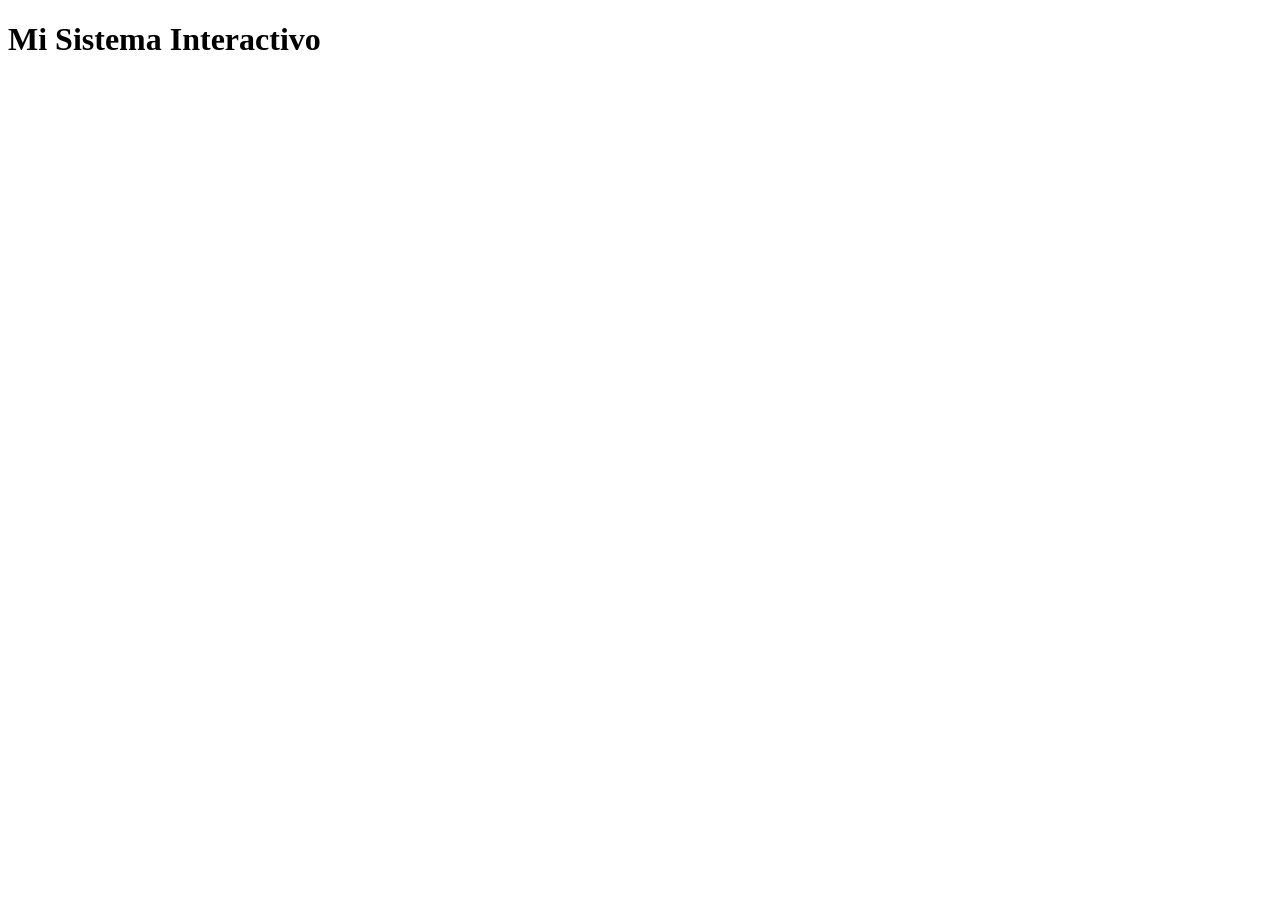
<file: HistoriaUsuario1/index.html>
<!DOCTYPE html>
<html lang="es">
<head>
    <meta charset="UTF-8">
    <title>Prueba de JS</title>
</head>
<body>
    <h1>Mi Sistema Interactivo</h1>
    <script src="SistemaInteractivo.js"></script>
</body>
</html>
</file>
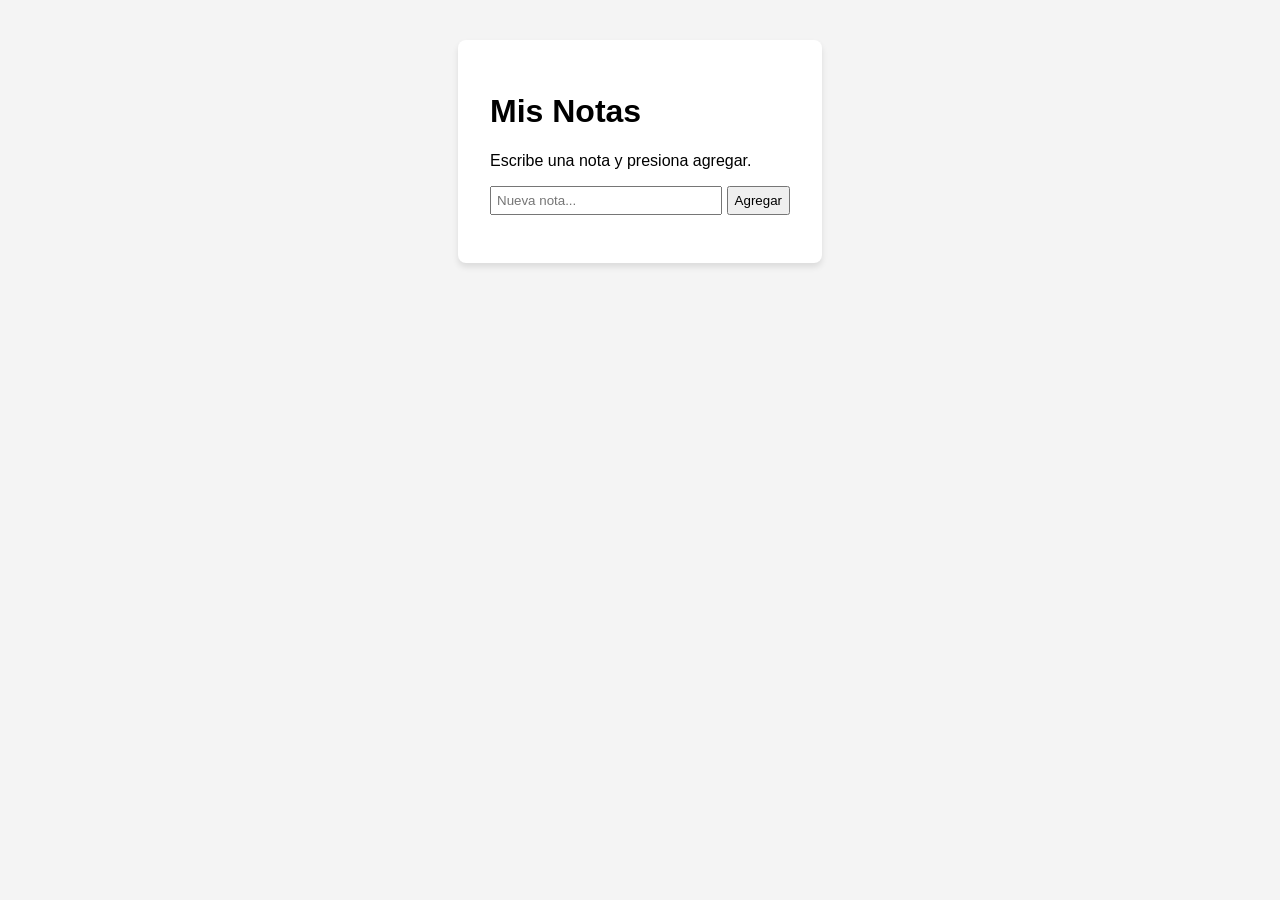
<file: HistoriaUsuario3/index.html>
<!DOCTYPE html>
<html lang="es">
<head>
    <meta charset="UTF-8">
    <meta name="viewport" content="width=device-width, initial-scale=1.0">
    <title>Manipulación DOM - Notas</title>
    <link rel="stylesheet" href="style.css">
</head>
<body>
    <main id="app">
        <h1>Mis Notas</h1>
        <p>Escribe una nota y presiona agregar.</p>
        
        <div class="input-container">
            <input type="text" id="notaInput" placeholder="Nueva nota...">
            <button id="btnAgregar">Agregar</button>
        </div>

        <ul id="listaNotas"></ul>
    </main>

    <script type="module" src="./src/app.js"></script>
</body>
</html>
</file>
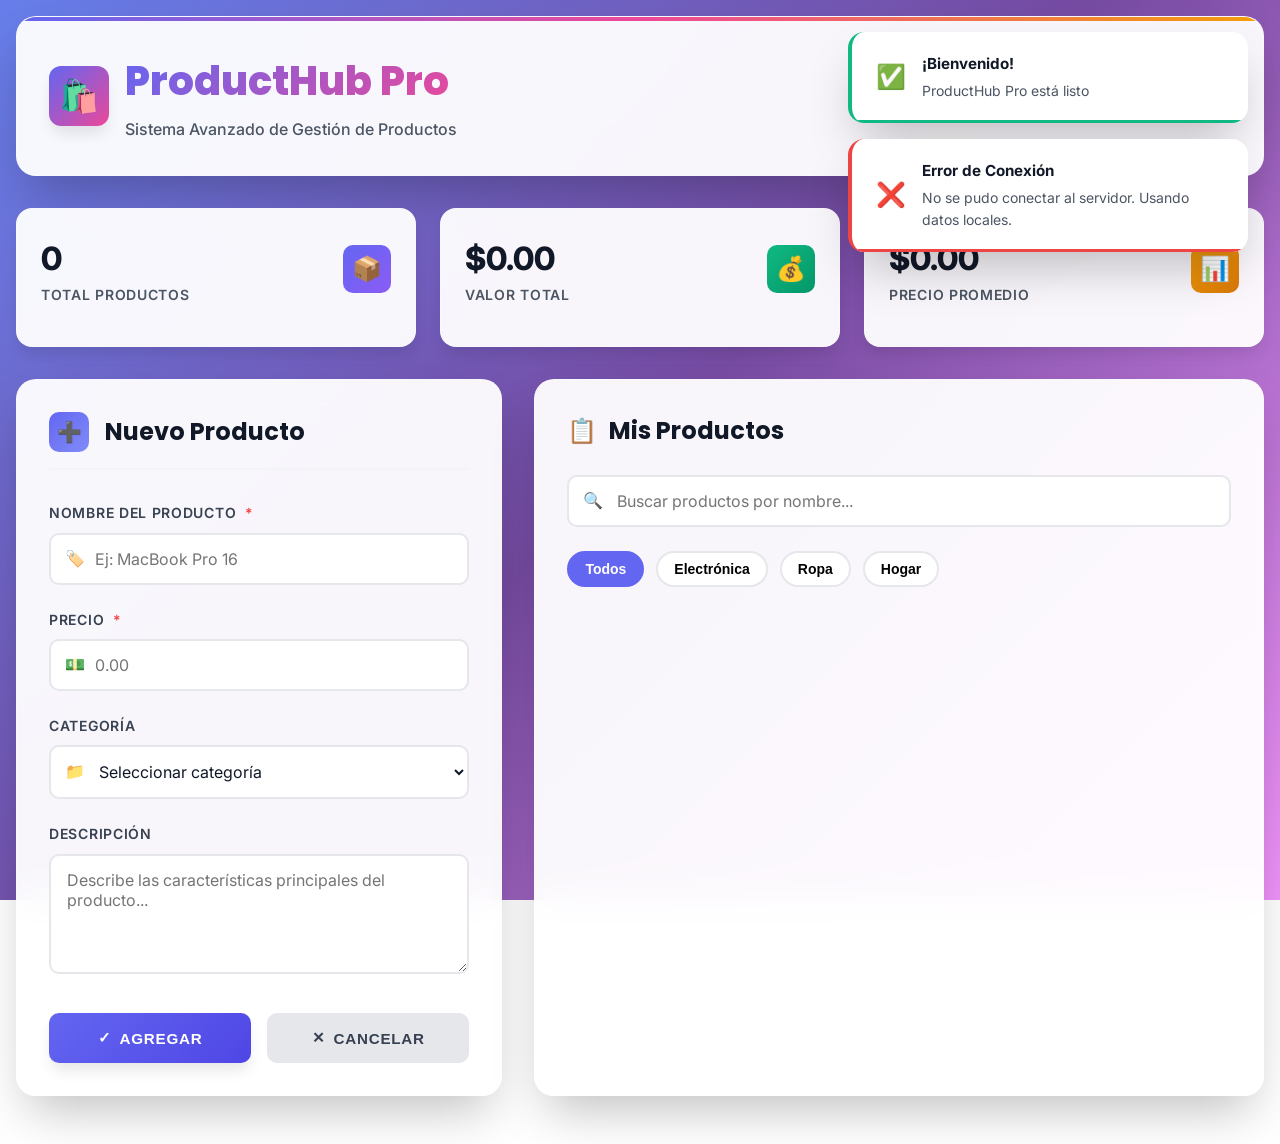
<file: HistoriaUsuario4/index.html>
<!DOCTYPE html>
<html lang="es">
<head>
    <meta charset="UTF-8">
    <meta name="viewport" content="width=device-width, initial-scale=1.0">
    <title>ProductHub Pro - Sistema de Gestión Avanzado</title>
    <link rel="preconnect" href="https://fonts.googleapis.com">
    <link rel="preconnect" href="https://fonts.gstatic.com" crossorigin>
    <link href="https://fonts.googleapis.com/css2?family=Inter:wght@300;400;500;600;700;800&family=Poppins:wght@600;700;800&display=swap" rel="stylesheet">
    <link rel="stylesheet" href="styles.css">
</head>
<body>
    <div class="app-container">
        <!-- HEADER -->
        <header class="app-header">
            <div class="header-content">
                <div class="header-title">
                    <div class="app-logo">🛍️</div>
                    <div>
                        <h1>ProductHub Pro</h1>
                        <p class="subtitle">Sistema Avanzado de Gestión de Productos</p>
                    </div>
                </div>
                <button id="btnSincronizar" class="btn btn-sync">
                    <span class="btn-icon">🔄</span>
                    <span>Sincronizar Servidor</span>
                </button>
            </div>
        </header>

        <!-- ESTADÍSTICAS -->
        <div class="stats-container">
            <div class="stat-card">
                <div class="stat-header">
                    <div>
                        <div class="stat-value" id="totalProductos">0</div>
                        <div class="stat-label">Total Productos</div>
                    </div>
                    <div class="stat-icon primary">📦</div>
                </div>
            </div>
            <div class="stat-card">
                <div class="stat-header">
                    <div>
                        <div class="stat-value" id="valorTotal">$0.00</div>
                        <div class="stat-label">Valor Total</div>
                    </div>
                    <div class="stat-icon success">💰</div>
                </div>
            </div>
            <div class="stat-card">
                <div class="stat-header">
                    <div>
                        <div class="stat-value" id="precioPromedio">$0.00</div>
                        <div class="stat-label">Precio Promedio</div>
                    </div>
                    <div class="stat-icon warning">📊</div>
                </div>
            </div>
        </div>

        <!-- GRID PRINCIPAL -->
        <div class="main-grid">
            <!-- FORMULARIO -->
            <div class="form-card">
                <div class="form-header">
                    <div class="form-header-icon">➕</div>
                    <h2 id="formTitle">Nuevo Producto</h2>
                </div>

                <form id="formularioProducto">
                    <div class="form-group">
                        <label for="nombreProducto">
                            Nombre del Producto <span class="required">*</span>
                        </label>
                        <div class="input-wrapper">
                            <span class="input-icon">🏷️</span>
                            <input 
                                type="text" 
                                id="nombreProducto"
                                class="with-icon"
                                placeholder="Ej: MacBook Pro 16"
                                required
                            >
                        </div>
                    </div>

                    <div class="form-group">
                        <label for="precioProducto">
                            Precio <span class="required">*</span>
                        </label>
                        <div class="input-wrapper">
                            <span class="input-icon">💵</span>
                            <input 
                                type="number" 
                                id="precioProducto"
                                class="with-icon"
                                placeholder="0.00"
                                step="0.01"
                                min="0"
                                required
                            >
                        </div>
                    </div>

                    <div class="form-group">
                        <label for="categoriaProducto">Categoría</label>
                        <div class="input-wrapper">
                            <span class="input-icon">📁</span>
                            <select id="categoriaProducto" class="with-icon">
                                <option value="">Seleccionar categoría</option>
                                <option value="Electrónica">📱 Electrónica</option>
                                <option value="Ropa">👕 Ropa</option>
                                <option value="Hogar">🏠 Hogar</option>
                                <option value="Deportes">⚽ Deportes</option>
                                <option value="Libros">📚 Libros</option>
                                <option value="Juguetes">🎮 Juguetes</option>
                                <option value="Otro">📦 Otro</option>
                            </select>
                        </div>
                    </div>

                    <div class="form-group">
                        <label for="descripcionProducto">Descripción</label>
                        <textarea 
                            id="descripcionProducto"
                            placeholder="Describe las características principales del producto..."
                        ></textarea>
                    </div>

                    <div class="btn-group">
                        <button type="submit" class="btn btn-primary">
                            <span class="btn-icon" id="submitIcon">✓</span>
                            <span id="submitText">Agregar</span>
                        </button>
                        <button type="button" id="btnCancelar" class="btn btn-secondary">
                            <span class="btn-icon">✕</span>
                            <span>Cancelar</span>
                        </button>
                    </div>
                </form>
            </div>

            <!-- LISTA DE PRODUCTOS -->
            <div class="products-card">
                <div class="products-header">
                    <h2 class="products-title">
                        <span>📋</span>
                        <span>Mis Productos</span>
                    </h2>
                </div>

                <!-- BÚSQUEDA -->
                <div class="search-box">
                    <span class="search-icon">🔍</span>
                    <input 
                        type="text" 
                        id="searchInput"
                        placeholder="Buscar productos por nombre..."
                    >
                </div>

                <!-- FILTROS -->
                <div class="filter-group">
                    <button class="filter-btn active" data-filter="todos">Todos</button>
                    <button class="filter-btn" data-filter="Electrónica">Electrónica</button>
                    <button class="filter-btn" data-filter="Ropa">Ropa</button>
                    <button class="filter-btn" data-filter="Hogar">Hogar</button>
                </div>

                <!-- LISTA -->
                <ul class="products-list" id="listaProductos"></ul>
            </div>
        </div>
    </div>

    <!-- CONTENEDOR DE NOTIFICACIONES -->
    <div class="toast-container" id="toastContainer"></div>

    <script src="app.js"></script>
</body>
</html>
</file>
<file: HistoriaUsuario3/style.css>
body { font-family: sans-serif; display: flex; justify-content: center; padding: 2rem; background: #f4f4f4; }
#app { background: white; padding: 2rem; border-radius: 8px; box-shadow: 0 4px 6px rgba(0,0,0,0.1); width: 300px; }
.input-container { display: flex; gap: 5px; margin-bottom: 1rem; }
input { flex: 1; padding: 5px; }
ul { list-style: none; padding: 0; }
li { 
    display: flex; justify-content: space-between; 
    padding: 8px; border-bottom: 1px solid #eee; 
}
button.delete-btn { background: #ff4444; color: white; border: none; cursor: pointer; border-radius: 3px}
</file>
<file: HistoriaUsuario4/styles.css>
/* ===== PRODUCT HUB PRO - STYLES ===== */

/* ===== VARIABLES CSS MEJORADAS ===== */
:root {
    /* Colores principales */
    --primary: #6366f1;
    --primary-dark: #4f46e5;
    --primary-light: #818cf8;
    --secondary: #ec4899;
    --secondary-dark: #db2777;
    --accent: #f59e0b;
    --accent-dark: #d97706;
    
    /* Estado */
    --success: #10b981;
    --success-light: #d1fae5;
    --error: #ef4444;
    --error-light: #fee2e2;
    --warning: #f59e0b;
    --info: #3b82f6;
    
    /* Neutros */
    --gray-50: #f9fafb;
    --gray-100: #f3f4f6;
    --gray-200: #e5e7eb;
    --gray-300: #d1d5db;
    --gray-400: #9ca3af;
    --gray-500: #6b7280;
    --gray-600: #4b5563;
    --gray-700: #374151;
    --gray-800: #1f2937;
    --gray-900: #111827;
    
    /* Fondos */
    --bg-primary: #ffffff;
    --bg-secondary: #f9fafb;
    --bg-tertiary: #f3f4f6;
    
    /* Sombras */
    --shadow-sm: 0 1px 2px 0 rgba(0, 0, 0, 0.05);
    --shadow: 0 4px 6px -1px rgba(0, 0, 0, 0.1);
    --shadow-md: 0 10px 15px -3px rgba(0, 0, 0, 0.1);
    --shadow-lg: 0 20px 25px -5px rgba(0, 0, 0, 0.1);
    --shadow-xl: 0 25px 50px -12px rgba(0, 0, 0, 0.25);
    
    /* Bordes */
    --radius-sm: 6px;
    --radius: 10px;
    --radius-md: 12px;
    --radius-lg: 16px;
    --radius-xl: 20px;
    --radius-full: 9999px;
    
    /* Animaciones */
    --transition: all 0.3s cubic-bezier(0.4, 0, 0.2, 1);
    --transition-fast: all 0.15s cubic-bezier(0.4, 0, 0.2, 1);
}

/* ===== RESET Y BASE ===== */
* {
    margin: 0;
    padding: 0;
    box-sizing: border-box;
}

body {
    font-family: 'Inter', -apple-system, BlinkMacSystemFont, 'Segoe UI', sans-serif;
    background: linear-gradient(135deg, #667eea 0%, #764ba2 50%, #f093fb 100%);
    background-attachment: fixed;
    min-height: 100vh;
    color: var(--gray-900);
    line-height: 1.6;
    padding: 1rem;
    overflow-x: hidden;
}

/* ===== ANIMACIONES ===== */
@keyframes fadeInUp {
    from {
        opacity: 0;
        transform: translateY(30px);
    }
    to {
        opacity: 1;
        transform: translateY(0);
    }
}

@keyframes slideInRight {
    from {
        opacity: 0;
        transform: translateX(50px);
    }
    to {
        opacity: 1;
        transform: translateX(0);
    }
}

@keyframes pulse {
    0%, 100% { opacity: 1; }
    50% { opacity: 0.5; }
}

@keyframes spin {
    from { transform: rotate(0deg); }
    to { transform: rotate(360deg); }
}

@keyframes scaleIn {
    from {
        opacity: 0;
        transform: scale(0.9);
    }
    to {
        opacity: 1;
        transform: scale(1);
    }
}

@keyframes shrink {
    from { width: 100%; }
    to { width: 0%; }
}

/* ===== LAYOUT PRINCIPAL ===== */
.app-container {
    max-width: 1400px;
    margin: 0 auto;
    animation: fadeInUp 0.6s ease-out;
}

/* ===== HEADER MEJORADO ===== */
.app-header {
    background: rgba(255, 255, 255, 0.95);
    backdrop-filter: blur(20px);
    border-radius: var(--radius-xl);
    padding: 2rem;
    margin-bottom: 2rem;
    box-shadow: var(--shadow-xl);
    border: 1px solid rgba(255, 255, 255, 0.2);
    position: relative;
    overflow: hidden;
}

.app-header::before {
    content: '';
    position: absolute;
    top: 0;
    left: 0;
    right: 0;
    height: 4px;
    background: linear-gradient(90deg, var(--primary), var(--secondary), var(--accent));
}

.header-content {
    display: flex;
    justify-content: space-between;
    align-items: center;
    flex-wrap: wrap;
    gap: 1.5rem;
}

.header-title {
    display: flex;
    align-items: center;
    gap: 1rem;
}

.app-logo {
    width: 60px;
    height: 60px;
    background: linear-gradient(135deg, var(--primary), var(--secondary));
    border-radius: var(--radius-md);
    display: flex;
    align-items: center;
    justify-content: center;
    font-size: 2rem;
    box-shadow: var(--shadow-md);
}

h1 {
    font-family: 'Poppins', sans-serif;
    font-size: 2.5rem;
    font-weight: 800;
    background: linear-gradient(135deg, var(--primary), var(--secondary));
    -webkit-background-clip: text;
    -webkit-text-fill-color: transparent;
    background-clip: text;
    margin: 0;
}

.subtitle {
    color: var(--gray-600);
    font-size: 1rem;
    font-weight: 500;
    margin-top: 0.25rem;
}

/* ===== STATS CARDS ===== */
.stats-container {
    display: grid;
    grid-template-columns: repeat(auto-fit, minmax(250px, 1fr));
    gap: 1.5rem;
    margin-bottom: 2rem;
}

.stat-card {
    background: rgba(255, 255, 255, 0.95);
    backdrop-filter: blur(20px);
    border-radius: var(--radius-lg);
    padding: 1.5rem;
    box-shadow: var(--shadow-md);
    border: 1px solid rgba(255, 255, 255, 0.2);
    transition: var(--transition);
    animation: scaleIn 0.4s ease-out;
}

.stat-card:hover {
    transform: translateY(-5px);
    box-shadow: var(--shadow-xl);
}

.stat-header {
    display: flex;
    justify-content: space-between;
    align-items: center;
    margin-bottom: 1rem;
}

.stat-icon {
    width: 48px;
    height: 48px;
    border-radius: var(--radius);
    display: flex;
    align-items: center;
    justify-content: center;
    font-size: 1.5rem;
}

.stat-icon.primary {
    background: linear-gradient(135deg, #6366f1, #8b5cf6);
}

.stat-icon.success {
    background: linear-gradient(135deg, #10b981, #059669);
}

.stat-icon.warning {
    background: linear-gradient(135deg, #f59e0b, #d97706);
}

.stat-value {
    font-size: 2rem;
    font-weight: 800;
    color: var(--gray-900);
}

.stat-label {
    color: var(--gray-600);
    font-size: 0.875rem;
    font-weight: 600;
    text-transform: uppercase;
    letter-spacing: 0.05em;
}

/* ===== NOTIFICACIONES (TOASTS) ===== */
.toast-container {
    position: fixed;
    top: 2rem;
    right: 2rem;
    z-index: 1000;
    display: flex;
    flex-direction: column;
    gap: 1rem;
    max-width: 400px;
}

.toast {
    background: white;
    border-radius: var(--radius-lg);
    padding: 1.25rem 1.5rem;
    box-shadow: var(--shadow-xl);
    display: flex;
    align-items: center;
    gap: 1rem;
    animation: slideInRight 0.4s ease-out;
    border-left: 4px solid;
    position: relative;
    overflow: hidden;
}

.toast::before {
    content: '';
    position: absolute;
    bottom: 0;
    left: 0;
    right: 0;
    height: 3px;
    background: currentColor;
    animation: shrink 4s linear;
}

.toast.success {
    border-color: var(--success);
    color: var(--success);
}

.toast.error {
    border-color: var(--error);
    color: var(--error);
}

.toast.info {
    border-color: var(--info);
    color: var(--info);
}

.toast-icon {
    font-size: 1.5rem;
    flex-shrink: 0;
}

.toast-content {
    flex: 1;
}

.toast-title {
    font-weight: 700;
    font-size: 0.95rem;
    color: var(--gray-900);
    margin-bottom: 0.25rem;
}

.toast-message {
    font-size: 0.875rem;
    color: var(--gray-600);
}

/* ===== MAIN GRID ===== */
.main-grid {
    display: grid;
    grid-template-columns: 1fr 1.5fr;
    gap: 2rem;
    margin-bottom: 2rem;
}

/* ===== FORMULARIO ===== */
.form-card {
    background: rgba(255, 255, 255, 0.95);
    backdrop-filter: blur(20px);
    border-radius: var(--radius-xl);
    padding: 2rem;
    box-shadow: var(--shadow-xl);
    border: 1px solid rgba(255, 255, 255, 0.2);
    height: fit-content;
    position: sticky;
    top: 1rem;
}

.form-header {
    display: flex;
    align-items: center;
    gap: 1rem;
    margin-bottom: 2rem;
    padding-bottom: 1rem;
    border-bottom: 2px solid var(--gray-100);
}

.form-header h2 {
    font-family: 'Poppins', sans-serif;
    font-size: 1.5rem;
    font-weight: 700;
    color: var(--gray-900);
    margin: 0;
}

.form-header-icon {
    width: 40px;
    height: 40px;
    background: linear-gradient(135deg, var(--primary), var(--primary-light));
    border-radius: var(--radius);
    display: flex;
    align-items: center;
    justify-content: center;
    font-size: 1.25rem;
}

.form-group {
    margin-bottom: 1.5rem;
}

.form-group label {
    display: block;
    color: var(--gray-700);
    font-weight: 600;
    margin-bottom: 0.5rem;
    font-size: 0.875rem;
    text-transform: uppercase;
    letter-spacing: 0.05em;
}

.required {
    color: var(--error);
    margin-left: 0.25rem;
}

.input-wrapper {
    position: relative;
}

.input-icon {
    position: absolute;
    left: 1rem;
    top: 50%;
    transform: translateY(-50%);
    color: var(--gray-400);
    pointer-events: none;
}

input, textarea, select {
    width: 100%;
    padding: 0.875rem 1rem;
    border: 2px solid var(--gray-200);
    border-radius: var(--radius);
    font-family: inherit;
    font-size: 1rem;
    transition: var(--transition);
    background: var(--bg-primary);
    color: var(--gray-900);
}

input.with-icon, select.with-icon {
    padding-left: 2.75rem;
}

input:focus, textarea:focus, select:focus {
    outline: none;
    border-color: var(--primary);
    box-shadow: 0 0 0 3px rgba(99, 102, 241, 0.1);
    background: white;
}

input:hover, textarea:hover, select:hover {
    border-color: var(--gray-300);
}

textarea {
    resize: vertical;
    min-height: 120px;
}

/* ===== BOTONES ===== */
.btn-group {
    display: grid;
    grid-template-columns: 1fr 1fr;
    gap: 1rem;
    margin-top: 2rem;
}

.btn {
    padding: 1rem 1.5rem;
    border: none;
    border-radius: var(--radius);
    font-weight: 700;
    font-size: 0.95rem;
    cursor: pointer;
    transition: var(--transition);
    display: flex;
    align-items: center;
    justify-content: center;
    gap: 0.5rem;
    text-transform: uppercase;
    letter-spacing: 0.05em;
    position: relative;
    overflow: hidden;
}

.btn::before {
    content: '';
    position: absolute;
    top: 50%;
    left: 50%;
    width: 0;
    height: 0;
    border-radius: 50%;
    background: rgba(255, 255, 255, 0.3);
    transform: translate(-50%, -50%);
    transition: width 0.6s, height 0.6s;
}

.btn:hover::before {
    width: 300px;
    height: 300px;
}

.btn-primary {
    background: linear-gradient(135deg, var(--primary), var(--primary-dark));
    color: white;
    box-shadow: var(--shadow-md);
}

.btn-primary:hover {
    transform: translateY(-2px);
    box-shadow: var(--shadow-lg);
}

.btn-primary:active {
    transform: translateY(0);
}

.btn-secondary {
    background: var(--gray-200);
    color: var(--gray-700);
}

.btn-secondary:hover {
    background: var(--gray-300);
}

.btn-sync {
    background: linear-gradient(135deg, var(--accent), var(--accent-dark));
    color: white;
}

.btn.loading {
    pointer-events: none;
    opacity: 0.7;
}

.btn.loading .btn-icon {
    animation: spin 1s linear infinite;
}

/* ===== PRODUCTOS ===== */
.products-card {
    background: rgba(255, 255, 255, 0.95);
    backdrop-filter: blur(20px);
    border-radius: var(--radius-xl);
    padding: 2rem;
    box-shadow: var(--shadow-xl);
    border: 1px solid rgba(255, 255, 255, 0.2);
}

.products-header {
    display: flex;
    justify-content: space-between;
    align-items: center;
    margin-bottom: 1.5rem;
}

.products-title {
    font-family: 'Poppins', sans-serif;
    font-size: 1.5rem;
    font-weight: 700;
    color: var(--gray-900);
    display: flex;
    align-items: center;
    gap: 0.75rem;
}

.search-box {
    position: relative;
    margin-bottom: 1.5rem;
}

.search-box input {
    width: 100%;
    padding: 0.875rem 1rem 0.875rem 3rem;
}

.search-icon {
    position: absolute;
    left: 1rem;
    top: 50%;
    transform: translateY(-50%);
    color: var(--gray-400);
}

.filter-group {
    display: flex;
    gap: 0.75rem;
    margin-bottom: 1.5rem;
    flex-wrap: wrap;
}

.filter-btn {
    padding: 0.5rem 1rem;
    border: 2px solid var(--gray-200);
    background: white;
    border-radius: var(--radius-full);
    font-size: 0.875rem;
    font-weight: 600;
    cursor: pointer;
    transition: var(--transition);
}

.filter-btn:hover {
    border-color: var(--primary);
    color: var(--primary);
}

.filter-btn.active {
    background: var(--primary);
    border-color: var(--primary);
    color: white;
}

.products-list {
    display: grid;
    gap: 1rem;
    list-style: none;
}

.product-item {
    background: var(--bg-primary);
    border-radius: var(--radius-lg);
    padding: 1.5rem;
    border: 2px solid var(--gray-100);
    transition: var(--transition);
    animation: scaleIn 0.4s ease-out;
    display: grid;
    grid-template-columns: auto 1fr auto;
    gap: 1.5rem;
    align-items: center;
}

.product-item:hover {
    border-color: var(--primary);
    box-shadow: var(--shadow-md);
    transform: translateX(5px);
}

.product-image {
    width: 80px;
    height: 80px;
    border-radius: var(--radius);
    background: linear-gradient(135deg, var(--gray-100), var(--gray-200));
    display: flex;
    align-items: center;
    justify-content: center;
    font-size: 2.5rem;
    flex-shrink: 0;
}

.product-info {
    flex: 1;
}

.product-name {
    font-size: 1.25rem;
    font-weight: 700;
    color: var(--gray-900);
    margin-bottom: 0.25rem;
}

.product-price {
    font-size: 1.75rem;
    font-weight: 800;
    background: linear-gradient(135deg, var(--primary), var(--secondary));
    -webkit-background-clip: text;
    -webkit-text-fill-color: transparent;
    background-clip: text;
    margin-bottom: 0.5rem;
}

.product-description {
    color: var(--gray-600);
    font-size: 0.95rem;
    line-height: 1.5;
    margin-bottom: 0.75rem;
}

.product-meta {
    display: flex;
    gap: 1rem;
    flex-wrap: wrap;
}

.meta-item {
    display: flex;
    align-items: center;
    gap: 0.5rem;
    font-size: 0.875rem;
    color: var(--gray-500);
}

.product-actions {
    display: flex;
    gap: 0.5rem;
    flex-direction: column;
}

.btn-icon-only {
    width: 40px;
    height: 40px;
    border-radius: var(--radius);
    border: none;
    cursor: pointer;
    transition: var(--transition);
    display: flex;
    align-items: center;
    justify-content: center;
    font-size: 1.125rem;
}

.btn-edit {
    background: linear-gradient(135deg, #3b82f6, #2563eb);
    color: white;
}

.btn-edit:hover {
    transform: scale(1.1);
    box-shadow: var(--shadow-md);
}

.btn-delete {
    background: linear-gradient(135deg, #ef4444, #dc2626);
    color: white;
}

.btn-delete:hover {
    transform: scale(1.1);
    box-shadow: var(--shadow-md);
}

.empty-state {
    text-align: center;
    padding: 4rem 2rem;
}

.empty-icon {
    font-size: 5rem;
    margin-bottom: 1rem;
    opacity: 0.5;
}

.empty-title {
    font-size: 1.5rem;
    font-weight: 700;
    color: var(--gray-900);
    margin-bottom: 0.5rem;
}

.empty-description {
    color: var(--gray-600);
}

.badge {
    display: inline-flex;
    align-items: center;
    padding: 0.25rem 0.75rem;
    border-radius: var(--radius-full);
    font-size: 0.75rem;
    font-weight: 700;
    text-transform: uppercase;
    letter-spacing: 0.05em;
}

.badge-success {
    background: var(--success-light);
    color: var(--success);
}

/* ===== RESPONSIVE ===== */
@media (max-width: 1024px) {
    .main-grid {
        grid-template-columns: 1fr;
    }

    .form-card {
        position: static;
    }
}

@media (max-width: 768px) {
    body {
        padding: 0.5rem;
    }

    h1 {
        font-size: 1.75rem;
    }

    .header-content {
        flex-direction: column;
        text-align: center;
    }

    .stats-container {
        grid-template-columns: 1fr;
    }

    .product-item {
        grid-template-columns: 1fr;
        gap: 1rem;
    }

    .product-image {
        width: 100%;
        height: 120px;
    }

    .product-actions {
        flex-direction: row;
    }

    .btn-icon-only {
        flex: 1;
        width: auto;
    }

    .toast-container {
        left: 1rem;
        right: 1rem;
        max-width: none;
    }

    .btn-group {
        grid-template-columns: 1fr;
    }
}
</file>
